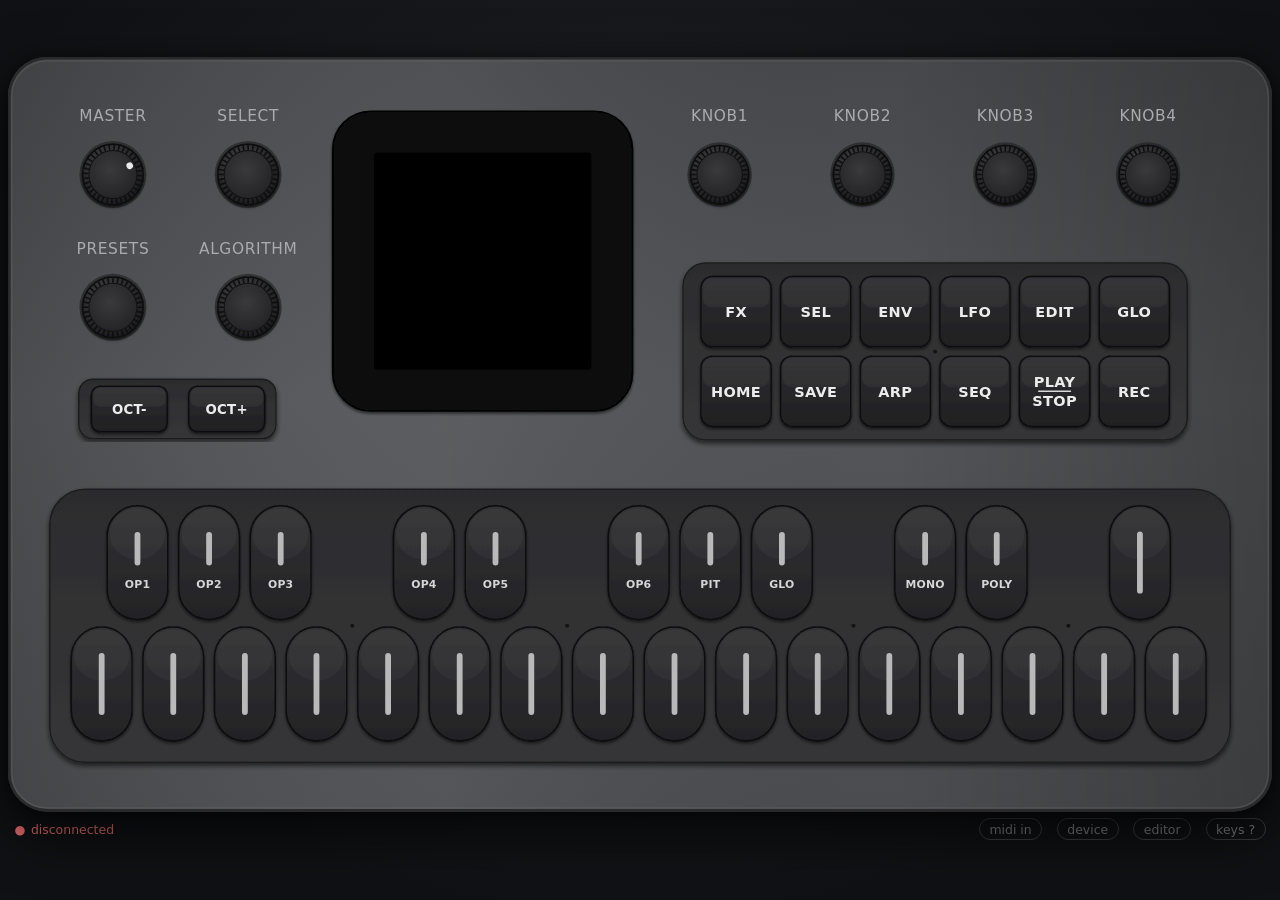
<file: web/index.html>
<!doctype html>
<html lang="en">
<head>
  <meta charset="utf-8">
  <meta name="viewport" content="width=device-width, initial-scale=1, viewport-fit=cover">
  <meta name="theme-color" content="#16171a">
  <title>SLOOP FM-1</title>
  <link rel="stylesheet" href="style.css">
</head>
<body>
  <main id="stage">
    <div id="panel"></div>
    <p id="rotate-hint">Turn the phone sideways for a bigger panel.</p>
    <footer id="bar">
      <span id="conn" class="conn">connecting…</span>
      <span id="info"></span>
      <span class="spacer"></span>
      <button id="midi-btn" type="button" aria-pressed="false" title="Play SLOOP from a MIDI keyboard connected to this computer or phone (Web MIDI)">midi in</button>
      <a class="bar-link" href="device.html" target="_blank" rel="noopener" title="status, network settings">device</a>
      <a id="editor-link" class="bar-link" href="editor.html" target="_blank" rel="noopener" title="SLOOP's web editor: every parameter, the drum grid, presets, your samples">editor</a>
      <button id="help-btn" type="button" aria-expanded="false" aria-controls="help">keys ?</button>
    </footer>
    <section id="help" hidden>
      <p><b>Hold</b> a button and touch keys or turn knobs, as on the FM-1: SLOOP's layers work with
      several fingers on a touch screen. With a mouse, <b>right-click</b> a button or key to latch it
      down (right-click again or <kbd>Esc</kbd> to let go).</p>
      <p>Keys: <kbd>Z</kbd>…<kbd>/</kbd> white F3–A4, <kbd>S D F H J L ; '</kbd> their black keys,
      <kbd>Q W E R T Y</kbd> B4–G5 with <kbd>3 4 6</kbd>. <kbd>Space</kbd> PLAY/STOP,
      <kbd>[</kbd> <kbd>]</kbd> OCT− / OCT+.</p>
      <p>Encoders: drag up / down, the wheel, or arrow keys when focused. MASTER: drag or wheel.</p>
    </section>
  </main>
  <script type="module" src="app.js"></script>
</body>
</html>
</file>
<file: web/style.css>
/* SPDX-License-Identifier: GPL-3.0-only */
/* sloopy-sloop-32 panel page. The panel keeps the FM-1's proportions at every size: it is as wide
   as the window allows and never taller than the window (minus the status bar). */
:root {
  color-scheme: dark;
  --bg0: #101114; --bg1: #1d1f23; --ink: #c9cbcf; --ink-dim: #7b7f86;
  --ok: #7ad48a; --warn: #e8b45a; --bad: #e56b6b;
  --panel-ratio: 1.676;
  --bar-h: 2.2rem;
  font-family: system-ui, -apple-system, "Segoe UI", Roboto, sans-serif;
}
* { box-sizing: border-box; }
html, body { margin: 0; height: 100%; }
body {
  background: radial-gradient(ellipse at 50% 35%, var(--bg1) 0%, var(--bg0) 75%);
  color: var(--ink);
  overflow: hidden;
  touch-action: none;                 /* the panel handles every touch itself */
  -webkit-user-select: none; user-select: none;
  -webkit-touch-callout: none;
}
#stage {
  height: 100%;
  display: flex; flex-direction: column; align-items: center; justify-content: center;
  padding: max(8px, env(safe-area-inset-top)) max(8px, env(safe-area-inset-right))
           max(4px, env(safe-area-inset-bottom)) max(8px, env(safe-area-inset-left));
}
#panel {
  position: relative;
  width: min(100%, calc((100vh - var(--bar-h) - 20px) * var(--panel-ratio)), 1500px);
  aspect-ratio: 1000 / 597;
  filter: drop-shadow(0 18px 28px rgba(0, 0, 0, .55)) drop-shadow(0 3px 6px rgba(0, 0, 0, .5));
}
.fm1-svg { position: absolute; inset: 0; width: 100%; height: 100%; display: block; }
.fm1-lcd { position: absolute; border-radius: 0.4%; pointer-events: none; }
/* crisp pixels when the LCD gets at least its 240 pixels; smoothed when smaller (nearest-neighbour
   shrinking drops whole pixel rows: SLOOP's thin strokes vanish) */
.fm1-lcd.crisp { image-rendering: pixelated; image-rendering: crisp-edges; }

/* printing */
.pl { fill: #a9abae; letter-spacing: .04em; font-weight: 400; }
.bl { fill: #ececec; font-weight: 700; letter-spacing: .02em; }
.bl-rule { stroke: #d8d8d8; stroke-width: 1.2; }
.kl { fill: #d6d6d6; font-weight: 600; letter-spacing: .02em; }

/* controls */
.ctl { cursor: pointer; outline: none; -webkit-tap-highlight-color: transparent; }
.ctl .face { transition: transform 40ms ease-out; }
.ctl.down .face { transform: translateY(1.4px); }
.btn.down .face rect:first-child { fill: #18181a; }
.key.down .face rect:first-child { fill: #1a1a1c; }
.ctl:focus-visible .face rect:first-child, .knob:focus-visible > circle:nth-child(2) { stroke: #6aa6ff; stroke-width: 2; }

/* LEDs: buttons glow behind, keys light their line */
.btn-glow { fill: #fff3d6; opacity: 0; transition: opacity 60ms linear; }
.btn.dim .btn-glow { opacity: .22; }
.btn.lit .btn-glow { opacity: .62; }
.btn.lit .bl { fill: #fff; }
.led-line { fill: #b9b9b9; transition: fill 60ms linear; }
.led-glow { fill: #fff; opacity: 0; transition: opacity 60ms linear; }
.key.dim .led-line { fill: #e2e2e2; }
.key.dim .led-glow { opacity: .35; }
.key.lit .led-line { fill: #ffffff; }
.key.lit .led-glow { opacity: .95; }
.latch-mark { fill: #ffb347; opacity: 0; }
.ctl.latched .latch-mark { opacity: 1; }

.knob .rib { stroke: #0f0f11; stroke-width: 1.3; stroke-linecap: round; }
.knob.turning > circle:nth-child(2) { stroke: #555; }

#rotate-hint { display: none; margin: .8rem 0 0; font-size: .85rem; color: var(--ink-dim); text-align: center; }
@media (orientation: portrait) and (max-width: 700px) { #rotate-hint { display: block; } }

/* status bar */
#bar {
  width: min(100%, calc((100vh - var(--bar-h) - 20px) * var(--panel-ratio)), 1500px);
  height: var(--bar-h); display: flex; align-items: center; gap: .9rem;
  font-size: .78rem; color: var(--ink-dim); padding: 0 .4rem;
}
#bar .spacer { flex: 1; }
.conn::before { content: "●"; margin-right: .35rem; }
.conn.open { color: var(--ok); } .conn.connecting { color: var(--warn); } .conn.closed { color: var(--bad); }
.bar-link { color: var(--ink-dim); text-decoration: none; border: 1px solid #3a3d43; border-radius: 999px; padding: .15rem .6rem; }
.bar-link:hover { color: var(--ink); }
#midi-btn { background: transparent; color: var(--ink-dim); border: 1px solid #3a3d43; border-radius: 999px;
  padding: .15rem .6rem; font: inherit; cursor: pointer; }
#midi-btn[aria-pressed="true"] { color: var(--ok); border-color: var(--ok); }
#help-btn {
  background: transparent; color: var(--ink-dim); border: 1px solid #3a3d43; border-radius: 999px;
  padding: .15rem .6rem; font: inherit; cursor: pointer;
}
#help {
  position: fixed; bottom: calc(var(--bar-h) + 10px); right: 12px; max-width: 30rem;
  background: #1a1c20ee; border: 1px solid #33363c; border-radius: 10px; padding: .4rem 1rem;
  font-size: .82rem; line-height: 1.45; color: var(--ink); box-shadow: 0 10px 30px #0008;
}
kbd { font-family: ui-monospace, monospace; font-size: .78em; background: #2a2d33; border: 1px solid #3c4048;
      border-radius: 4px; padding: 0 .3em; }
@media (prefers-reduced-motion: reduce) { .ctl .face, .btn-glow, .led-line, .led-glow { transition: none; } }
</file>
